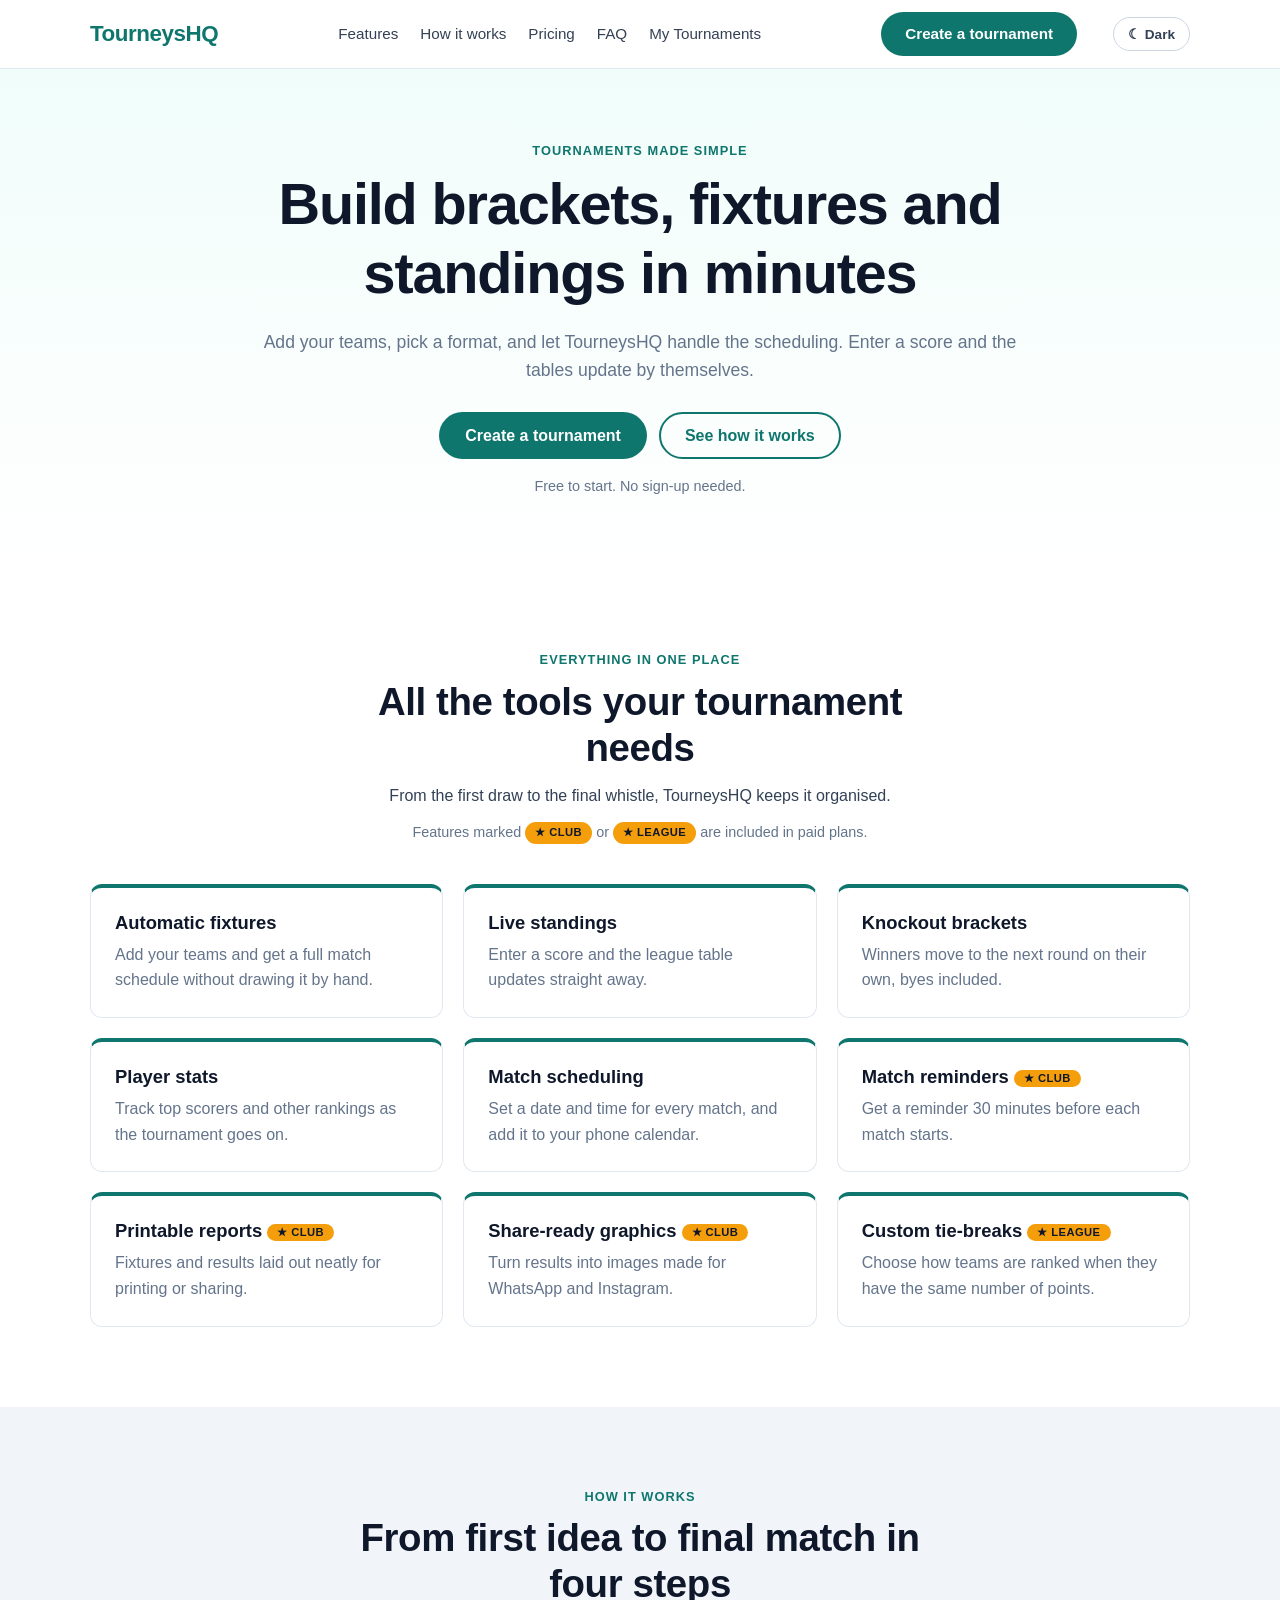
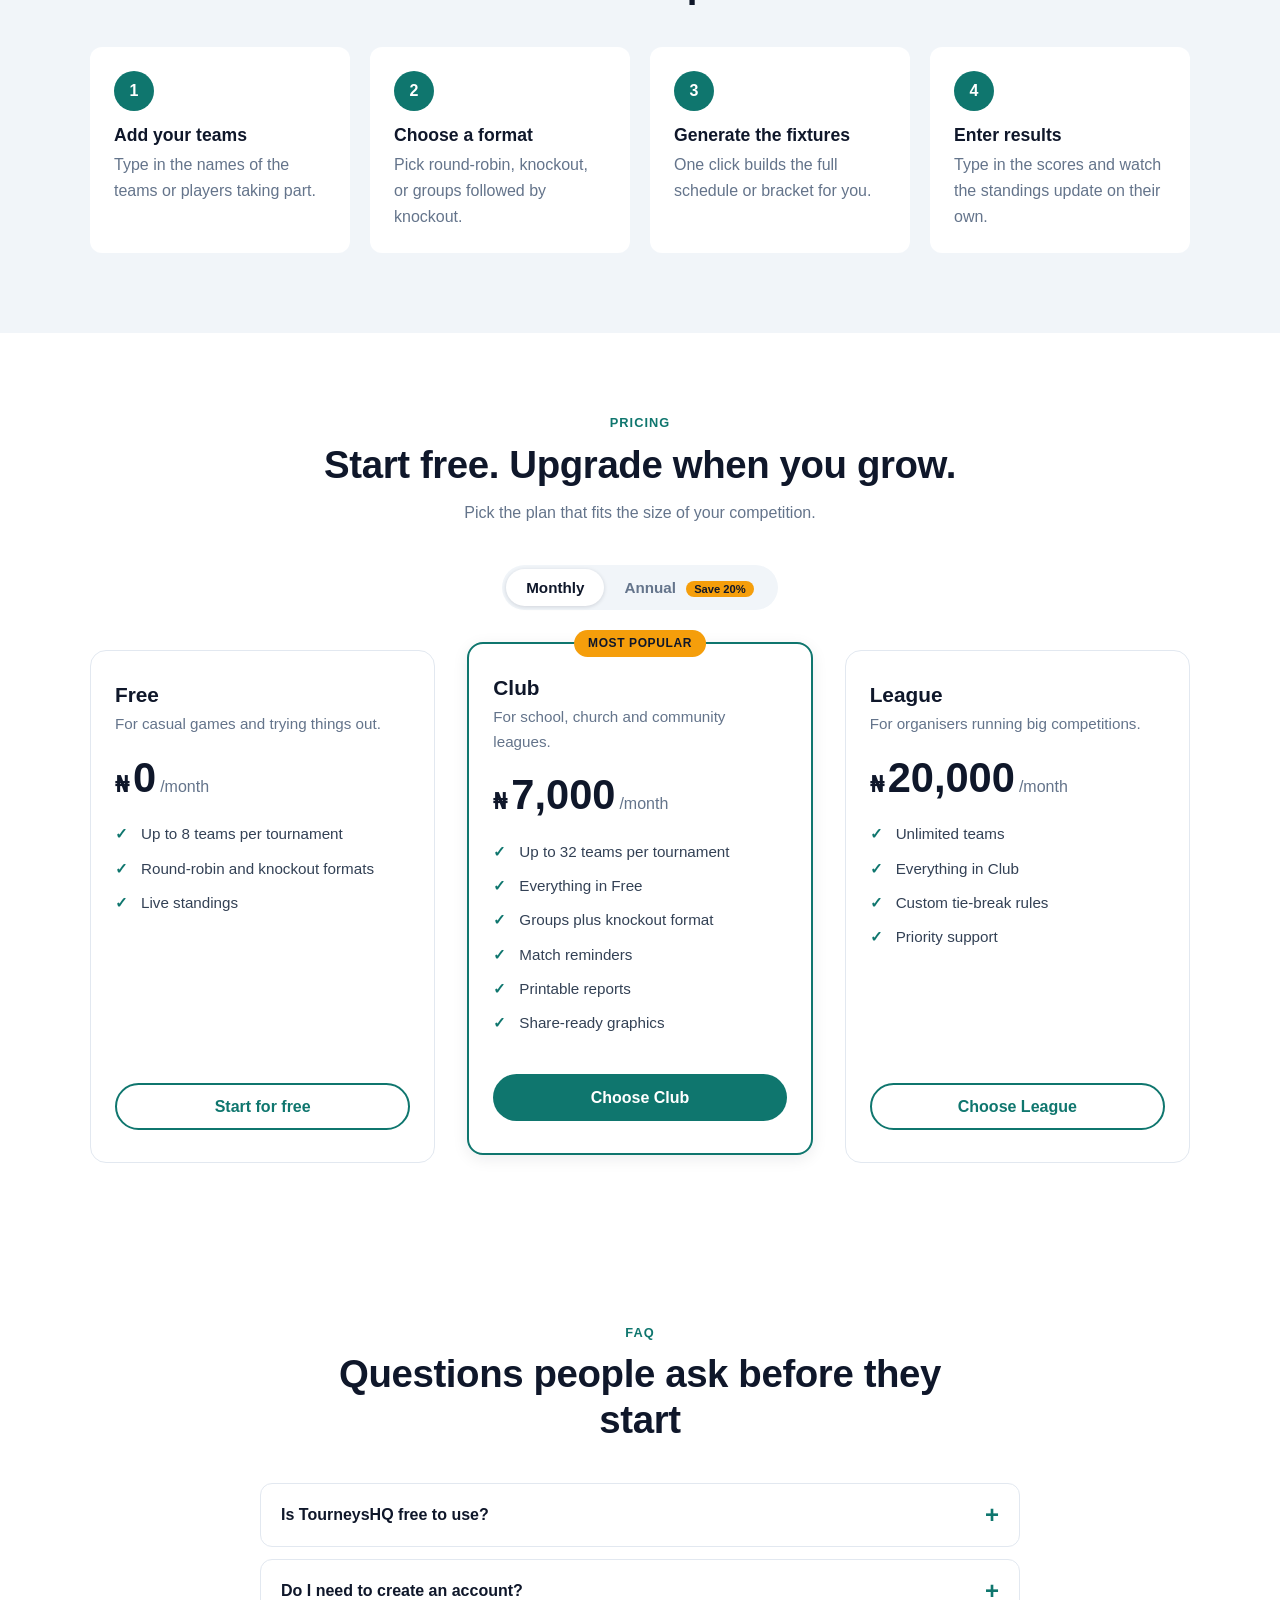
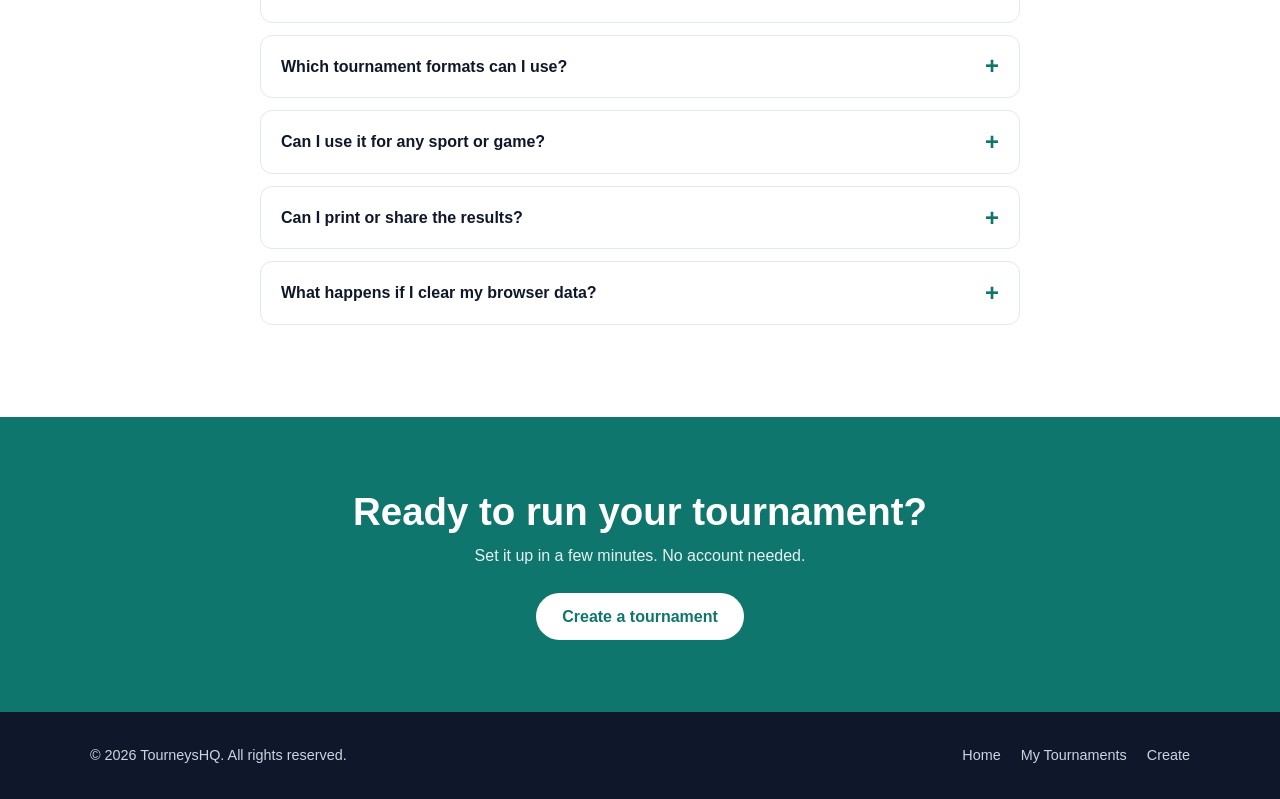
<file: index.html>
<!DOCTYPE html>
<html lang="en">

<head>
    <meta charset="UTF-8">
    <meta name="viewport" content="width=device-width, initial-scale=1.0">
    <title>TourneysHQ</title>
    <link rel="stylesheet" href="style.css">
</head>

<body>

    <header class="site-header">
        <a href="index.html" class="logo">TourneysHQ</a>
        <nav class="main-nav">
            <ul>
                <li><a href="index.html#features">Features</a></li>
                <li><a href="index.html#how-it-works">How it works</a></li>
                <li><a href="index.html#pricing">Pricing</a></li>
                <li><a href="index.html#faq">FAQ</a></li>
                <li><a href="my_tournaments.html">My Tournaments</a></li>
            </ul>
        </nav>
        <a href="create.html" class="btn btn-primary">Create a tournament</a>
    </header>

    <main>

        <section class="hero" id="home">
            <div class="hero-text">
                <p class="eyebrow">Tournaments made simple</p>
                <h1>Build brackets, fixtures and standings in minutes</h1>
                <p class="hero-subtext">
                    Add your teams, pick a format, and let TourneysHQ handle the
                    scheduling. Enter a score and the tables update by themselves.
                </p>

                <div class="hero-actions">
                    <a href="create.html" class="btn btn-primary">Create a tournament</a>
                    <a href="#how-it-works" class="btn btn-outline">See how it works</a>
                </div>

                <p class="hero-note">Free to start. No sign-up needed.</p>
            </div>
        </section>

        <section class="features" id="features">
            <div class="section-heading">
                <p class="eyebrow">Everything in one place</p>
                <h2>All the tools your tournament needs</h2>
                <p>From the first draw to the final whistle, TourneysHQ keeps it organised.</p>
                <p class="features-legend">Features marked <span class="premium-tag">★ Club</span> or <span
                        class="premium-tag">★ League</span> are included in paid plans.</p>
            </div>

            <div class="feature-grid">
                <article class="feature-card">
                    <h3>Automatic fixtures</h3>
                    <p>Add your teams and get a full match schedule without drawing it by hand.</p>
                </article>

                <article class="feature-card">
                    <h3>Live standings</h3>
                    <p>Enter a score and the league table updates straight away.</p>
                </article>

                <article class="feature-card">
                    <h3>Knockout brackets</h3>
                    <p>Winners move to the next round on their own, byes included.</p>
                </article>

                <article class="feature-card">
                    <h3>Player stats</h3>
                    <p>Track top scorers and other rankings as the tournament goes on.</p>
                </article>

                <article class="feature-card">
                    <h3>Match scheduling</h3>
                    <p>Set a date and time for every match, and add it to your phone calendar.</p>
                </article>

                <article class="feature-card">
                    <h3>Match reminders <span class="premium-tag">★ Club</span></h3>
                    <p>Get a reminder 30 minutes before each match starts.</p>
                </article>

                <article class="feature-card">
                    <h3>Printable reports <span class="premium-tag">★ Club</span></h3>
                    <p>Fixtures and results laid out neatly for printing or sharing.</p>
                </article>

                <article class="feature-card">
                    <h3>Share-ready graphics <span class="premium-tag">★ Club</span></h3>
                    <p>Turn results into images made for WhatsApp and Instagram.</p>
                </article>

                <article class="feature-card">
                    <h3>Custom tie-breaks <span class="premium-tag">★ League</span></h3>
                    <p>Choose how teams are ranked when they have the same number of points.</p>
                </article>
            </div>
        </section>

        <section class="how-it-works" id="how-it-works">
            <div class="section-heading">
                <p class="eyebrow">How it works</p>
                <h2>From first idea to final match in four steps</h2>
            </div>

            <ol class="steps">
                <li class="step">
                    <span class="step-number">1</span>
                    <h3>Add your teams</h3>
                    <p>Type in the names of the teams or players taking part.</p>
                </li>

                <li class="step">
                    <span class="step-number">2</span>
                    <h3>Choose a format</h3>
                    <p>Pick round-robin, knockout, or groups followed by knockout.</p>
                </li>

                <li class="step">
                    <span class="step-number">3</span>
                    <h3>Generate the fixtures</h3>
                    <p>One click builds the full schedule or bracket for you.</p>
                </li>

                <li class="step">
                    <span class="step-number">4</span>
                    <h3>Enter results</h3>
                    <p>Type in the scores and watch the standings update on their own.</p>
                </li>
            </ol>
        </section>

        <section class="pricing" id="pricing">
            <div class="section-heading">
                <p class="eyebrow">Pricing</p>
                <h2>Start free. Upgrade when you grow.</h2>
                <p>Pick the plan that fits the size of your competition.</p>
            </div>

            <div class="billing-toggle">
                <button type="button" class="toggle-btn active" data-billing="monthly">Monthly</button>
                <button type="button" class="toggle-btn" data-billing="annual">
                    Annual <span class="save-tag">Save 20%</span>
                </button>
            </div>

            <div class="plan-grid">

                <article class="plan-card">
                    <h3>Free</h3>
                    <p class="plan-desc">For casual games and trying things out.</p>
                    <p class="plan-price">
                        <span class="currency">₦</span>
                        <span class="price" data-monthly="0" data-annual="0">0</span>
                        <span class="period">/month</span>
                    </p>
                    <ul class="plan-features">
                        <li>Up to 8 teams per tournament</li>
                        <li>Round-robin and knockout formats</li>
                        <li>Live standings</li>
                    </ul>
                    <a href="create.html" class="btn btn-outline">Start for free</a>
                </article>

                <article class="plan-card featured">
                    <p class="popular-badge">Most popular</p>
                    <h3>Club</h3>
                    <p class="plan-desc">For school, church and community leagues.</p>
                    <p class="plan-price">
                        <span class="currency">₦</span>
                        <span class="price" data-monthly="7000" data-annual="5600">7,000</span>
                        <span class="period">/month</span>
                    </p>
                    <ul class="plan-features">
                        <li>Up to 32 teams per tournament</li>
                        <li>Everything in Free</li>
                        <li>Groups plus knockout format</li>
                        <li>Match reminders</li>
                        <li>Printable reports</li>
                        <li>Share-ready graphics</li>
                    </ul>
                    <a href="checkout.html?plan=club" class="btn btn-primary">Choose Club</a>
                </article>

                <article class="plan-card">
                    <h3>League</h3>
                    <p class="plan-desc">For organisers running big competitions.</p>
                    <p class="plan-price">
                        <span class="currency">₦</span>
                        <span class="price" data-monthly="20000" data-annual="16000">20,000</span>
                        <span class="period">/month</span>
                    </p>
                    <ul class="plan-features">
                        <li>Unlimited teams</li>
                        <li>Everything in Club</li>
                        <li>Custom tie-break rules</li>
                        <li>Priority support</li>
                    </ul>
                    <a href="checkout.html?plan=league" class="btn btn-outline">Choose League</a>
                </article>

            </div>
        </section>

        <section class="faq" id="faq">
            <div class="section-heading">
                <p class="eyebrow">FAQ</p>
                <h2>Questions people ask before they start</h2>
            </div>

            <div class="faq-list">

                <details class="faq-item">
                    <summary>Is TourneysHQ free to use?</summary>
                    <p>Yes. The Free plan lets you run tournaments with up to 8 teams. Paid plans add more teams and
                        extra tools.</p>
                </details>

                <details class="faq-item">
                    <summary>Do I need to create an account?</summary>
                    <p>No. You can start straight away. Your tournaments are saved in your browser on the device you
                        use.</p>
                </details>

                <details class="faq-item">
                    <summary>Which tournament formats can I use?</summary>
                    <p>Round-robin, knockout, and groups followed by knockout.</p>
                </details>

                <details class="faq-item">
                    <summary>Can I use it for any sport or game?</summary>
                    <p>Yes. Football, basketball, volleyball, esports, board games and more all work, because you decide
                        who plays whom.</p>
                </details>

                <details class="faq-item">
                    <summary>Can I print or share the results?</summary>
                    <p>Yes. Club and League plans include printable reports and share-ready graphics.</p>
                </details>

                <details class="faq-item">
                    <summary>What happens if I clear my browser data?</summary>
                    <p>Tournaments saved in your browser would be removed, so keep a printed or shared copy of anything
                        important.</p>
                </details>

            </div>
        </section>

        <section class="cta">
            <h2>Ready to run your tournament?</h2>
            <p>Set it up in a few minutes. No account needed.</p>
            <a href="create.html" class="btn btn-primary">Create a tournament</a>
        </section>

    </main>

    <footer class="site-footer">
        <p>&copy; 2026 TourneysHQ. All rights reserved.</p>
        <nav class="footer-nav">
            <a href="index.html">Home</a>
            <a href="my_tournaments.html">My Tournaments</a>
            <a href="create.html">Create</a>
        </nav>
    </footer>

    <script src="script.js"></script>
</body>

</html>
</file>
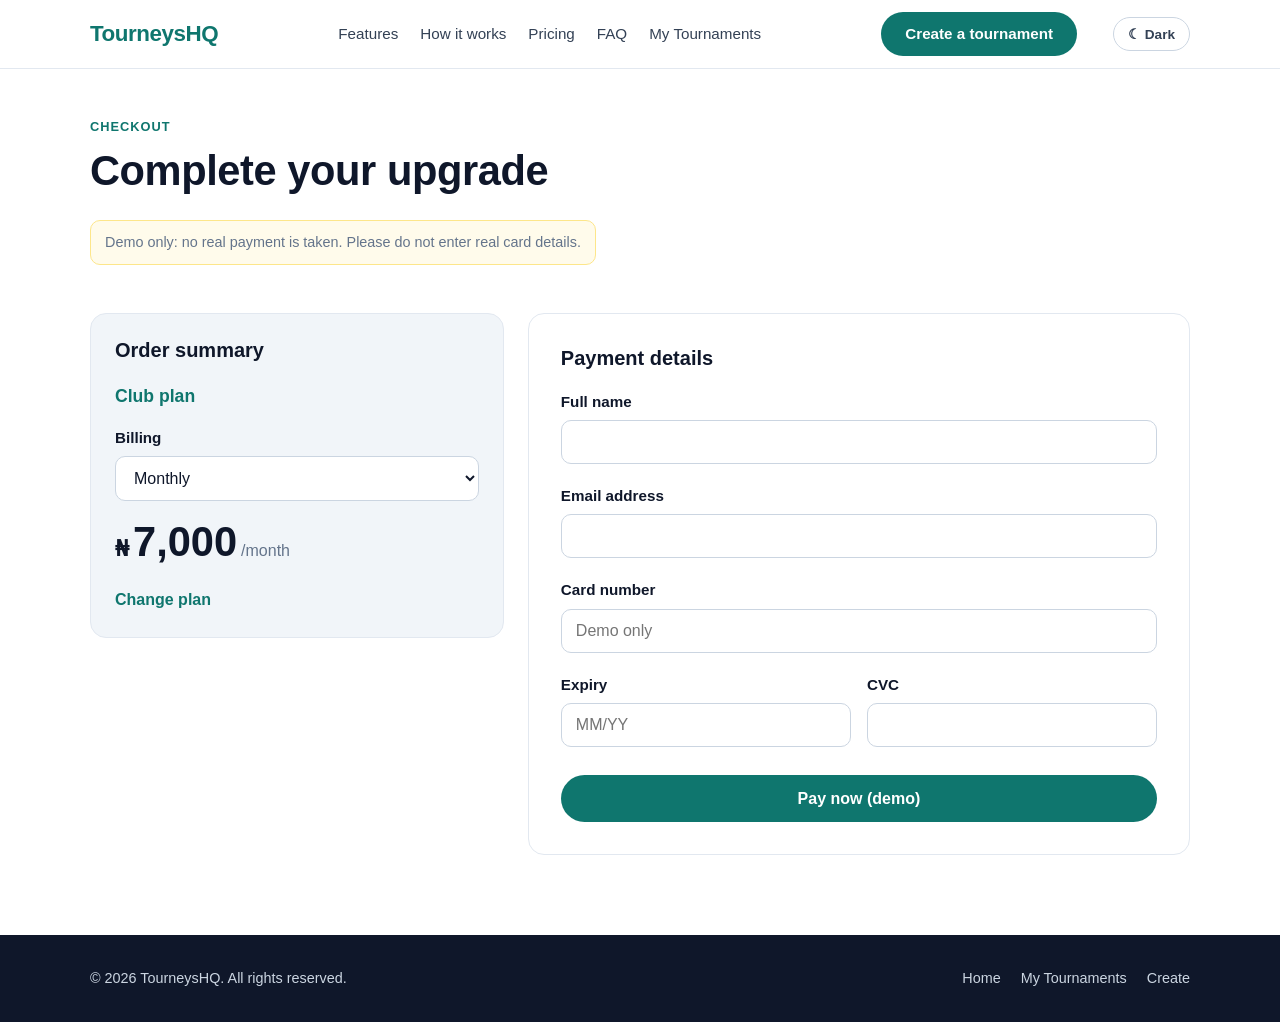
<file: checkout.html>
<!DOCTYPE html>
<html lang="en">

<head>
    <meta charset="UTF-8">
    <meta name="viewport" content="width=device-width, initial-scale=1.0">
    <title>TourneysHQ</title>
    <link rel="stylesheet" href="style.css">
</head>

<body>

    <header class="site-header">
        <a href="index.html" class="logo">TourneysHQ</a>
        <nav class="main-nav">
            <ul>
                <li><a href="index.html#features">Features</a></li>
                <li><a href="index.html#how-it-works">How it works</a></li>
                <li><a href="index.html#pricing">Pricing</a></li>
                <li><a href="index.html#faq">FAQ</a></li>
                <li><a href="my_tournaments.html">My Tournaments</a></li>
            </ul>
        </nav>
        <a href="create.html" class="btn btn-primary">Create a tournament</a>
    </header>

    <main>

        <section class="page-header">
            <div class="section-heading">
                <p class="eyebrow">Checkout</p>
                <h1>Complete your upgrade</h1>
                <p class="demo-notice">Demo only: no real payment is taken. Please do not enter real card details.</p>
            </div>
        </section>

        <section class="checkout-layout">

            <aside class="order-summary">
                <h2>Order summary</h2>
                <p class="summary-plan" id="summary-plan">Club plan</p>

                <div class="form-group">
                    <label for="billing-select">Billing</label>
                    <select id="billing-select">
                        <option value="monthly">Monthly</option>
                        <option value="annual">Annual (save 20%)</option>
                    </select>
                </div>

                <p class="summary-price">
                    <span class="currency">₦</span>
                    <span id="summary-price">7,000</span>
                    <span class="period">/month</span>
                </p>
                <a href="index.html#pricing" class="back-link">Change plan</a>
            </aside>

            <form class="checkout-form" id="checkout-form">
                <h2>Payment details</h2>

                <div class="form-group">
                    <label for="full-name">Full name</label>
                    <input type="text" id="full-name" required>
                </div>

                <div class="form-group">
                    <label for="email">Email address</label>
                    <input type="email" id="email" required>
                </div>

                <div class="form-group">
                    <label for="card-number">Card number</label>
                    <input type="text" id="card-number" inputmode="numeric" maxlength="19" placeholder="Demo only"
                        required>
                </div>

                <div class="form-row">
                    <div class="form-group">
                        <label for="card-expiry">Expiry</label>
                        <input type="text" id="card-expiry" placeholder="MM/YY" maxlength="5" required>
                    </div>
                    <div class="form-group">
                        <label for="card-cvc">CVC</label>
                        <input type="text" id="card-cvc" inputmode="numeric" maxlength="4" required>
                    </div>
                </div>

                <button type="submit" class="btn btn-primary">Pay now (demo)</button>
            </form>

        </section>

        <section class="checkout-success" id="checkout-success" hidden>
            <h2>Payment successful</h2>
            <p>Your plan is now active on this device.</p>
            <a href="create.html" class="btn btn-primary">Create a tournament</a>
        </section>

    </main>

    <footer class="site-footer">
        <p>&copy; 2026 TourneysHQ. All rights reserved.</p>
        <nav class="footer-nav">
            <a href="index.html">Home</a>
            <a href="my_tournaments.html">My Tournaments</a>
            <a href="create.html">Create</a>
        </nav>
    </footer>

    <script src="script.js"></script>
</body>

</html>
</file>
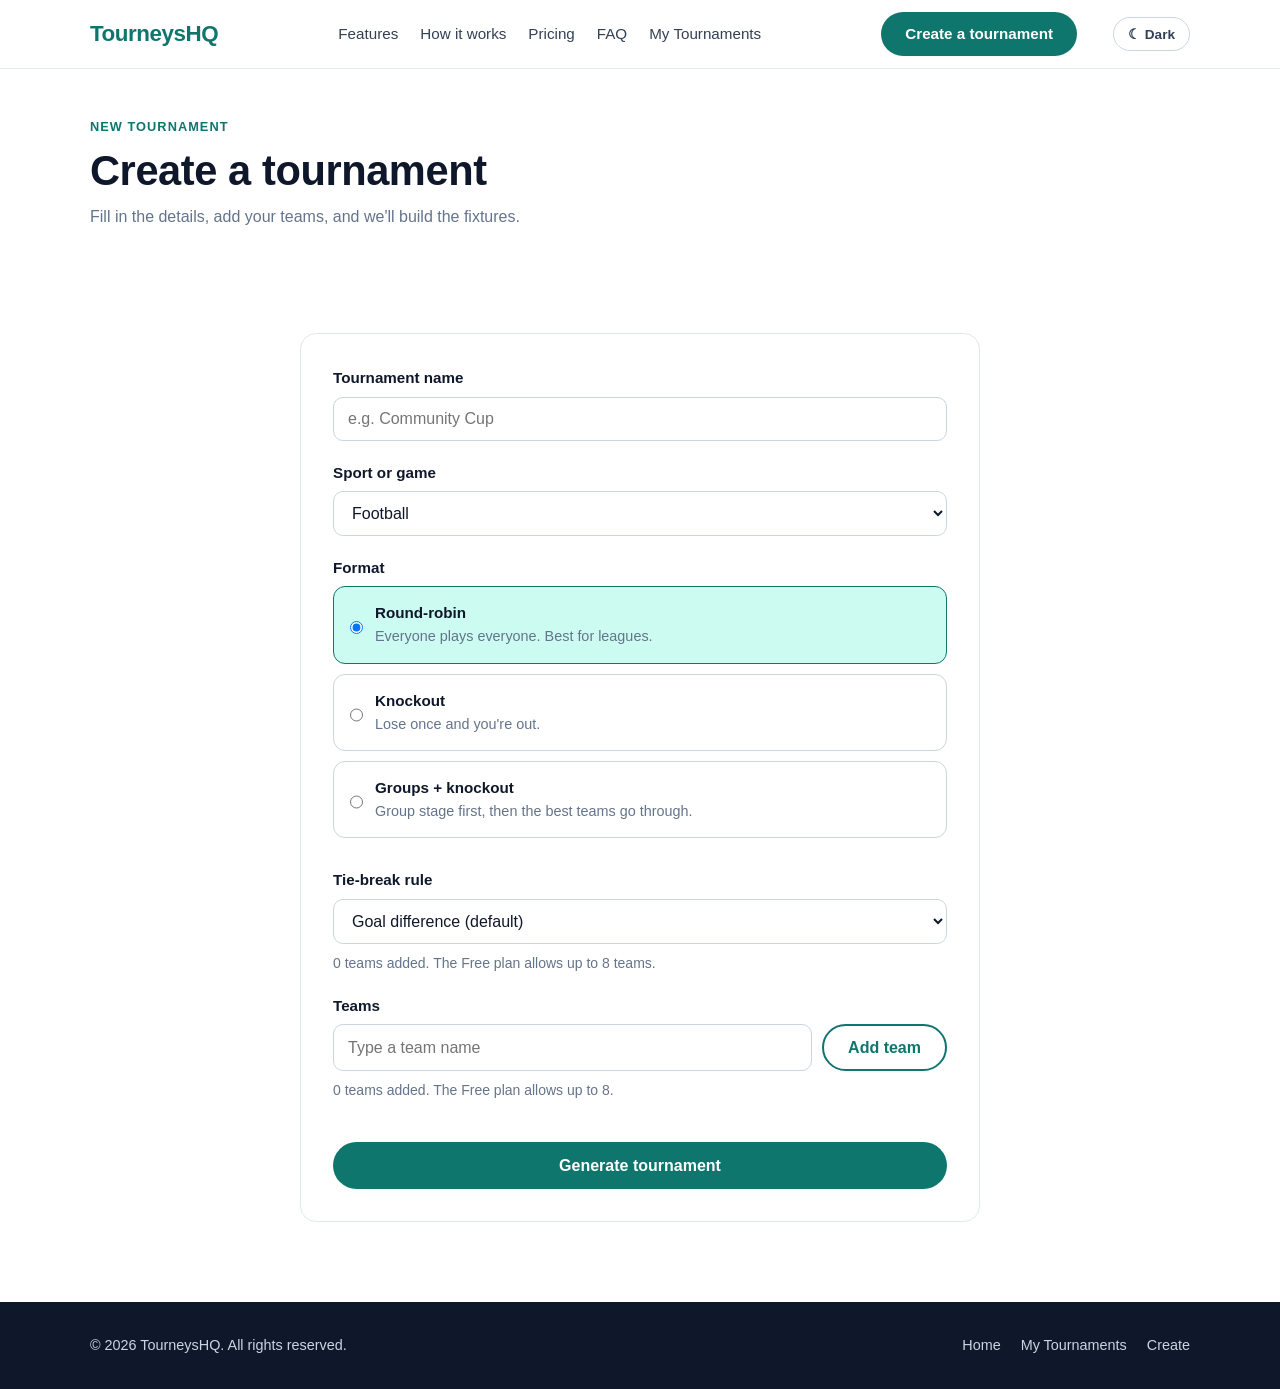
<file: create.html>
<!DOCTYPE html>
<html lang="en">

<head>
    <meta charset="UTF-8">
    <meta name="viewport" content="width=device-width, initial-scale=1.0">
    <title>Create Tournament | TourneysHQ</title>
    <link rel="stylesheet" href="style.css">
</head>

<body>

    <header class="site-header">
        <a href="index.html" class="logo">TourneysHQ</a>
        <nav class="main-nav">
            <ul>
                <li><a href="index.html#features">Features</a></li>
                <li><a href="index.html#how-it-works">How it works</a></li>
                <li><a href="index.html#pricing">Pricing</a></li>
                <li><a href="index.html#faq">FAQ</a></li>
                <li><a href="my_tournaments.html">My Tournaments</a></li>
            </ul>
        </nav>
        <a href="create.html" class="btn btn-primary">Create a tournament</a>
    </header>

    <main>

        <section class="page-header">
            <div class="section-heading">
                <p class="eyebrow">New tournament</p>
                <h1>Create a tournament</h1>
                <p>Fill in the details, add your teams, and we'll build the fixtures.</p>
            </div>
        </section>

        <section class="form-section">
            <form class="create-form" id="create-form">

                <div class="form-group">
                    <label for="tournament-name">Tournament name</label>
                    <input type="text" id="tournament-name" name="tournament-name" placeholder="e.g. Community Cup"
                        required>
                </div>

                <div class="form-group">
                    <label for="sport">Sport or game</label>
                    <select id="sport" name="sport">
                        <option value="football">Football</option>
                        <option value="basketball">Basketball</option>
                        <option value="volleyball">Volleyball</option>
                        <option value="esports">Esports</option>
                        <option value="other">Other</option>
                    </select>
                </div>

                <fieldset class="form-group format-options">
                    <legend>Format</legend>

                    <label class="format-option">
                        <input type="radio" name="format" value="round-robin" checked>
                        <span class="format-title">Round-robin</span>
                        <span class="format-desc">Everyone plays everyone. Best for leagues.</span>
                    </label>

                    <label class="format-option">
                        <input type="radio" name="format" value="knockout">
                        <span class="format-title">Knockout</span>
                        <span class="format-desc">Lose once and you're out.</span>
                    </label>

                    <label class="format-option">
                        <input type="radio" name="format" value="groups">
                        <span class="format-title">Groups + knockout</span>
                        <span class="format-desc">Group stage first, then the best teams go through.</span>
                    </label>
                </fieldset>

                <div class="form-group">
                    <label for="tiebreak">Tie-break rule</label>
                    <select id="tiebreak" name="tiebreak">
                        <option value="gd">Goal difference (default)</option>
                        <option value="gf">Goals scored (League)</option>
                        <option value="wins">Most wins (League)</option>
                    </select>
                    <p class="form-hint">Used to rank teams on equal points. Changing this is a League plan feature.</p>
                </div>

                <div class="form-group">
                    <label for="team-input">Teams</label>
                    <div class="team-input-row">
                        <input type="text" id="team-input" placeholder="Type a team name">
                        <button type="button" class="btn btn-outline" id="add-team-btn">Add team</button>
                    </div>
                    <p class="form-hint"><span id="team-count">0</span> teams added. The Free plan allows up to 8.</p>
                    <ul class="team-list" id="team-list"></ul>
                </div>

                <p class="form-error" id="form-error"></p>

                <button type="submit" class="btn btn-primary">Generate tournament</button>

            </form>
        </section>

    </main>

    <footer class="site-footer">
        <p>&copy; 2026 TourneysHQ. All rights reserved.</p>
        <nav class="footer-nav">
            <a href="index.html">Home</a>
            <a href="my_tournaments.html">My Tournaments</a>
            <a href="create.html">Create</a>
        </nav>
    </footer>

    <script src="script.js"></script>
</body>

</html>
</file>
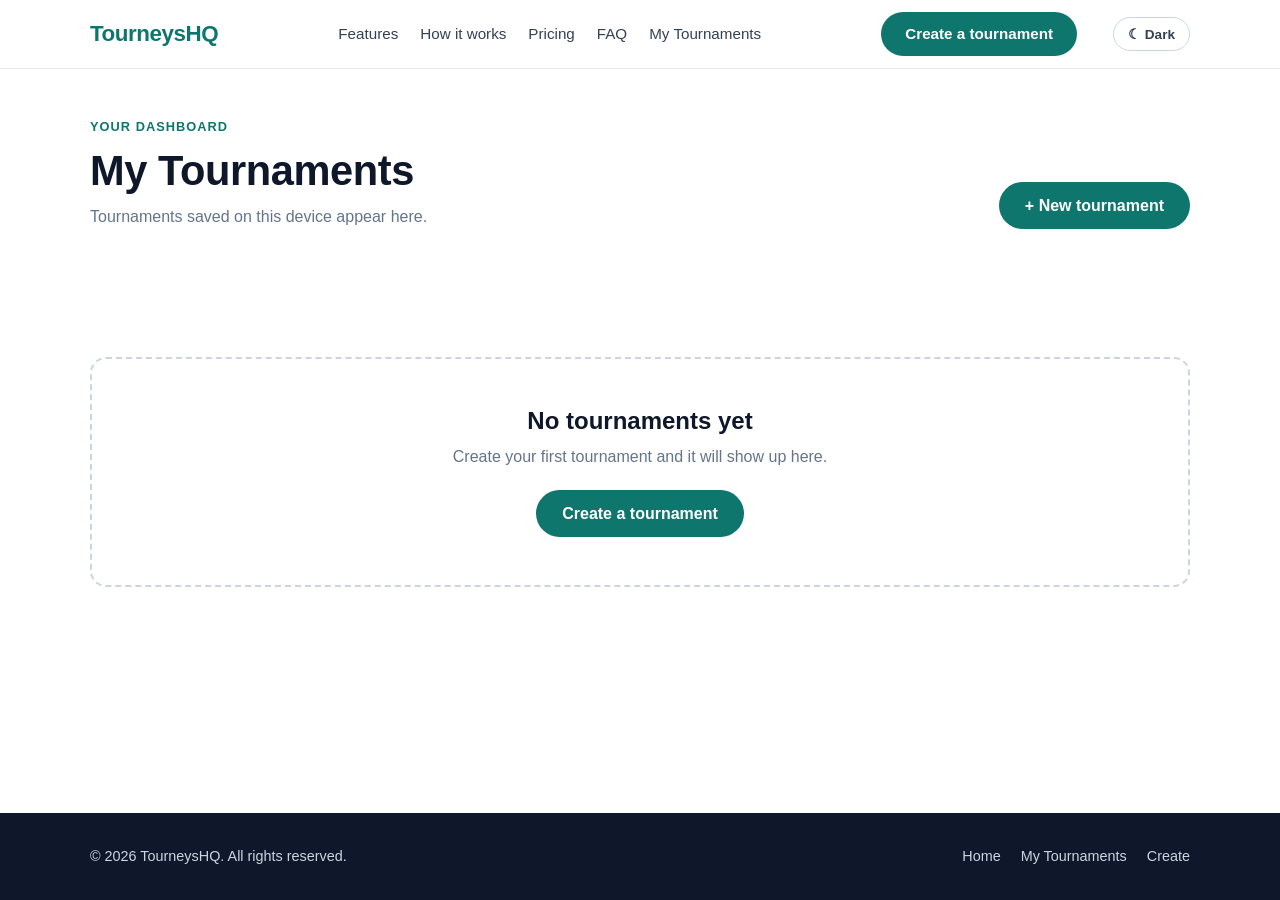
<file: my_tournaments.html>
<!DOCTYPE html>
<html lang="en">

<head>
  <meta charset="UTF-8">
  <meta name="viewport" content="width=device-width, initial-scale=1.0">
  <title>TourneysHQ</title>
  <link rel="stylesheet" href="style.css">
</head>

<body>

  <header class="site-header">
    <a href="index.html" class="logo">TourneysHQ</a>
    <nav class="main-nav">
      <ul>
        <li><a href="index.html#features">Features</a></li>
        <li><a href="index.html#how-it-works">How it works</a></li>
        <li><a href="index.html#pricing">Pricing</a></li>
        <li><a href="index.html#faq">FAQ</a></li>
        <li><a href="my_tournaments.html">My Tournaments</a></li>
      </ul>
    </nav>
    <a href="create.html" class="btn btn-primary">Create a tournament</a>
  </header>

  <main>

    <section class="page-header">
      <div class="section-heading">
        <p class="eyebrow">Your dashboard</p>
        <h1>My Tournaments</h1>
        <p>Tournaments saved on this device appear here.</p>
      </div>
      <a href="create.html" class="btn btn-primary">+ New tournament</a>
    </section>

    <section class="tournament-list-section">
      <div class="tournament-grid" id="tournament-list">
        <!-- Sample card for styling. JavaScript will replace it with real saved tournaments. -->
        <article class="tournament-card">
          <p class="card-tag">Round-robin</p>
          <h3>Sample Cup</h3>
          <p class="card-meta">8 teams &middot; Football</p>
          <a href="tournament.html" class="btn btn-outline">Open</a>
        </article>
      </div>

      <div class="empty-state" id="empty-state">
        <h2>No tournaments yet</h2>
        <p>Create your first tournament and it will show up here.</p>
        <a href="create.html" class="btn btn-primary">Create a tournament</a>
      </div>
    </section>

  </main>

  <footer class="site-footer">
    <p>&copy; 2026 TourneysHQ. All rights reserved.</p>
    <nav class="footer-nav">
      <a href="index.html">Home</a>
      <a href="my_tournaments.html">My Tournaments</a>
      <a href="create.html">Create</a>
    </nav>
  </footer>

  <script src="script.js"></script>
</body>

</html>
</file>
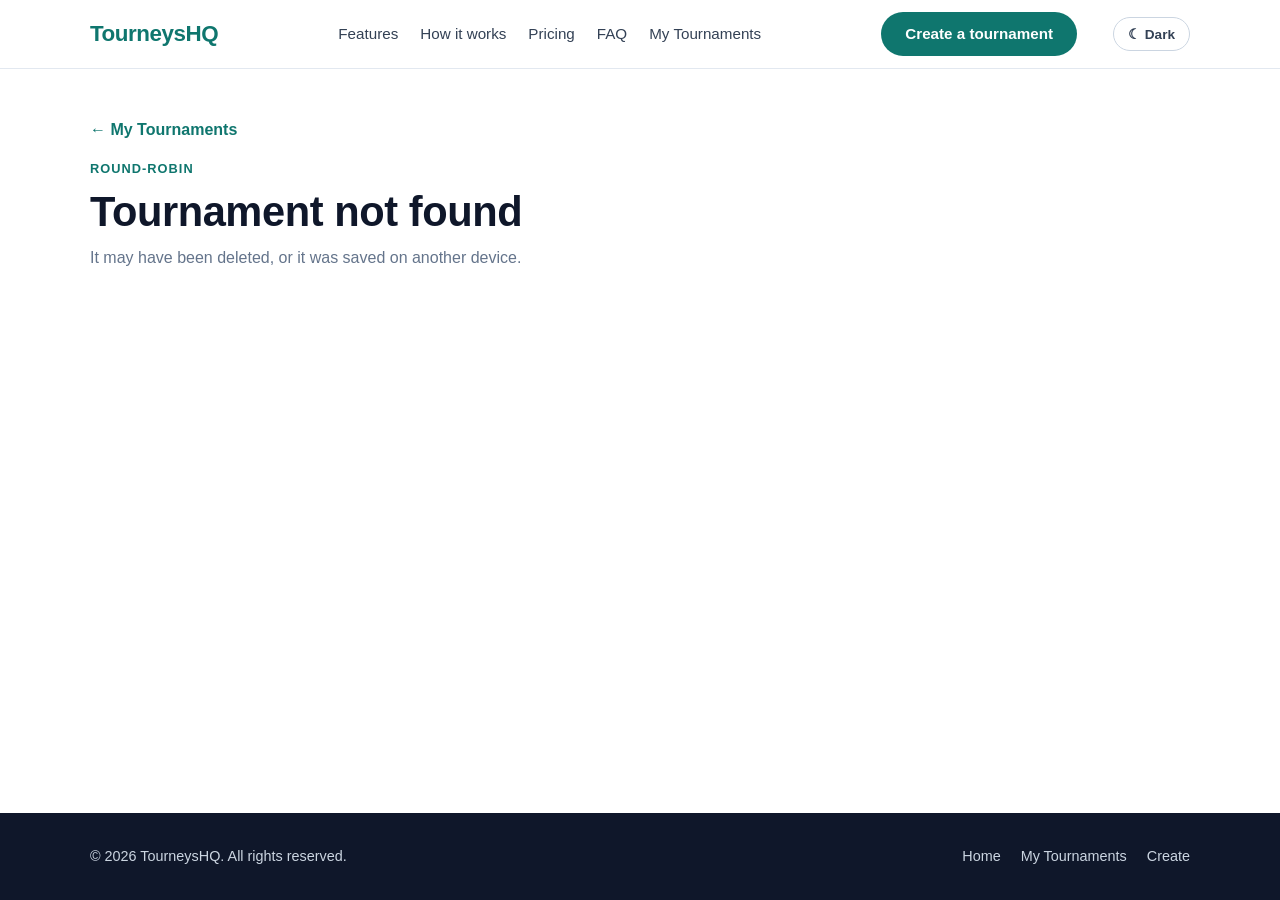
<file: tournament.html>
<!DOCTYPE html>
<html lang="en">

<head>
    <meta charset="UTF-8">
    <meta name="viewport" content="width=device-width, initial-scale=1.0">
    <title>Tournament | TourneysHQ</title>
    <link rel="stylesheet" href="style.css">
</head>

<body>

    <header class="site-header">
        <a href="index.html" class="logo">TourneysHQ</a>
        <nav class="main-nav">
            <ul>
                <li><a href="index.html#features">Features</a></li>
                <li><a href="index.html#how-it-works">How it works</a></li>
                <li><a href="index.html#pricing">Pricing</a></li>
                <li><a href="index.html#faq">FAQ</a></li>
                <li><a href="my_tournaments.html">My Tournaments</a></li>
            </ul>
        </nav>
        <a href="create.html" class="btn btn-primary">Create a tournament</a>
    </header>

    <main>

        <section class="tournament-header">
            <a href="my_tournaments.html" class="back-link">&larr; My Tournaments</a>
            <div class="section-heading">
                <p class="eyebrow" id="tournament-format">Round-robin</p>
                <h1 id="tournament-title">Tournament name</h1>
                <p id="tournament-meta">0 teams</p>
            </div>
            <div class="tournament-actions">
                <button type="button" class="btn btn-outline" id="print-btn">Print</button>
                <button type="button" class="btn btn-outline" id="share-btn">Share graphic</button>
            </div>
        </section>

        <section class="tournament-body">

            <div class="tabs">
                <button type="button" class="tab-btn active" data-tab="fixtures">Fixtures</button>
                <button type="button" class="tab-btn" data-tab="bracket">Bracket</button>
                <button type="button" class="tab-btn" data-tab="standings">Standings</button>
                <button type="button" class="tab-btn" data-tab="scorers">Top scorers</button>
            </div>

            <div class="tab-panel active" id="tab-fixtures">
                <div id="fixtures-container"></div>
            </div>

            <div class="tab-panel" id="tab-bracket">
                <div class="bracket" id="bracket-container"></div>
            </div>

            <div class="tab-panel" id="tab-standings"></div>

            <div class="tab-panel" id="tab-scorers">
                <form class="scorer-form" id="scorer-form">
                    <input type="text" id="scorer-name" placeholder="Player name" maxlength="40"
                        aria-label="Player name">
                    <select id="scorer-team" aria-label="Player team"></select>
                    <input type="number" id="scorer-goals" value="1" min="1" max="20" aria-label="Goals">
                    <button type="submit" class="btn btn-outline btn-small">Add goal</button>
                </form>
                <div class="table-wrapper">
                    <table class="scorers-table">
                        <thead>
                            <tr>
                                <th>#</th>
                                <th>Player</th>
                                <th>Team</th>
                                <th>Goals</th>
                            </tr>
                        </thead>
                        <tbody id="scorers-body"></tbody>
                    </table>
                </div>
            </div>

        </section>

    </main>

    <footer class="site-footer">
        <p>&copy; 2026 TourneysHQ. All rights reserved.</p>
        <nav class="footer-nav">
            <a href="index.html">Home</a>
            <a href="my_tournaments.html">My Tournaments</a>
            <a href="create.html">Create</a>
        </nav>
    </footer>

    <script src="script.js"></script>
</body>

</html>
</file>
<file: style.css>
*
{
    padding: 0;
    margin: 0;
    box-sizing: border-box;
}

/* =========================================================
   TourneysHQ - style.css (one file for all five pages)
   ========================================================= */


/* ---------- 1. RESET + COLOUR VARIABLES ---------- */

* {
    padding: 0;
    margin: 0;
    box-sizing: border-box;
}

:root {
    --primary: #0f766e;
    --primary-dark: #0b5a54;
    --primary-light: #ccfbf1;
    --accent: #f59e0b;
    --ink: #0f172a;
    --text: #334155;
    --muted: #64748b;
    --bg: #ffffff;
    --bg-soft: #f1f5f9;
    --border: #e2e8f0;
    --border-strong: #cbd5e1;
    --danger: #dc2626;
    --radius: 12px;
    --shadow: 0 4px 16px rgba(15, 23, 42, 0.08);
}


/* ---------- 2. BASE STYLES ---------- */

html {
    scroll-behavior: smooth;
    scroll-padding-top: 130px;
}

body {
    min-height: 100vh;
    display: flex;
    flex-direction: column;
    font-family: -apple-system, BlinkMacSystemFont, "Segoe UI", Roboto, Helvetica, Arial, sans-serif;
    line-height: 1.6;
    color: var(--text);
    background: var(--bg);
}

main {
    flex: 1;
}

h1,
h2,
h3 {
    color: var(--ink);
    line-height: 1.2;
}

a {
    color: inherit;
    text-decoration: none;
}

ul,
ol {
    list-style: none;
}

[hidden] {
    display: none !important;
}

:focus-visible {
    outline: 3px solid var(--accent);
    outline-offset: 2px;
}

/* Keeps content centred and readable, while backgrounds stay full width */
.site-header,
.site-footer,
main>section {
    padding-inline: max(20px, calc((100% - 1100px) / 2));
}

main>section {
    padding-block: 56px;
}


/* ---------- 3. SHARED PIECES ---------- */

.eyebrow {
    margin-bottom: 8px;
    font-size: 0.8rem;
    font-weight: 700;
    letter-spacing: 0.08em;
    text-transform: uppercase;
    color: var(--primary);
}

.section-heading {
    max-width: 640px;
    margin: 0 auto 40px;
    text-align: center;
}

.section-heading h1 {
    margin-bottom: 8px;
    font-size: clamp(1.9rem, 5vw, 2.6rem);
    letter-spacing: -0.01em;
}

.section-heading h2 {
    margin-bottom: 12px;
    font-size: clamp(1.7rem, 4.5vw, 2.4rem);
    letter-spacing: -0.01em;
}

.section-heading p:last-child {
    color: var(--muted);
}

.btn {
    display: inline-block;
    padding: 12px 24px;
    border: 2px solid transparent;
    border-radius: 999px;
    font-family: inherit;
    font-size: 1rem;
    font-weight: 600;
    line-height: 1.2;
    text-align: center;
    cursor: pointer;
    transition: background 0.2s, color 0.2s, transform 0.2s;
}

.btn:hover {
    transform: translateY(-1px);
}

.btn-primary {
    background: var(--primary);
    color: #ffffff;
}

.btn-primary:hover {
    background: var(--primary-dark);
}

.btn-outline {
    background: transparent;
    border-color: var(--primary);
    color: var(--primary);
}

.btn-outline:hover {
    background: var(--primary-light);
}


/* ---------- 4. HEADER + FOOTER ---------- */

.site-header {
    position: sticky;
    top: 0;
    z-index: 100;
    display: flex;
    flex-wrap: wrap;
    align-items: center;
    gap: 8px 12px;
    padding-block: 12px;
    background: rgba(255, 255, 255, 0.95);
    border-bottom: 1px solid var(--border);
    backdrop-filter: blur(8px);
}

.logo {
    font-size: 1.4rem;
    font-weight: 800;
    letter-spacing: -0.02em;
    color: var(--primary);
}

.site-header .btn {
    margin-left: auto;
    padding: 9px 16px;
    font-size: 0.85rem;
}

.main-nav {
    order: 3;
    width: 100%;
    overflow-x: auto;
    scrollbar-width: none;
}

.main-nav::-webkit-scrollbar {
    display: none;
}

.main-nav ul {
    display: flex;
    gap: 22px;
}

.main-nav a {
    display: block;
    padding: 6px 0;
    font-size: 0.95rem;
    font-weight: 500;
    white-space: nowrap;
    color: var(--text);
}

.main-nav a:hover {
    color: var(--primary);
}

.site-footer {
    display: flex;
    flex-direction: column;
    align-items: center;
    gap: 12px;
    padding-block: 32px;
    background: var(--ink);
    color: #cbd5e1;
    font-size: 0.9rem;
    text-align: center;
}

.footer-nav {
    display: flex;
    gap: 20px;
}

.footer-nav a:hover {
    color: #ffffff;
}


/* ---------- 5. HOME PAGE (index.html) ---------- */

/* Hero */
.hero {
    padding-block: 72px;
    text-align: center;
    background: linear-gradient(180deg, #f0fdfa 0%, #ffffff 100%);
}

.hero-text {
    max-width: 760px;
    margin: 0 auto;
}

.hero h1 {
    margin-bottom: 20px;
    font-size: clamp(2.1rem, 7vw, 3.6rem);
    letter-spacing: -0.02em;
}

.hero-subtext {
    margin-bottom: 28px;
    font-size: 1.1rem;
    color: var(--muted);
}

.hero-actions {
    display: flex;
    flex-wrap: wrap;
    justify-content: center;
    gap: 12px;
}

.hero-note {
    margin-top: 16px;
    font-size: 0.9rem;
    color: var(--muted);
}

/* Features */
.feature-grid {
    display: grid;
    grid-template-columns: 1fr;
    gap: 20px;
}

.feature-card {
    padding: 24px;
    background: #ffffff;
    border: 1px solid var(--border);
    border-top: 4px solid var(--primary);
    border-radius: var(--radius);
    transition: transform 0.2s, box-shadow 0.2s;
}

.feature-card:hover {
    transform: translateY(-4px);
    box-shadow: var(--shadow);
}

.feature-card h3 {
    margin-bottom: 8px;
    font-size: 1.15rem;
}

.feature-card p {
    color: var(--muted);
}

/* How it works */
.how-it-works {
    background: var(--bg-soft);
}

.steps {
    display: grid;
    grid-template-columns: 1fr;
    gap: 20px;
}

.step {
    padding: 24px;
    background: #ffffff;
    border-radius: var(--radius);
}

.step-number {
    display: inline-flex;
    align-items: center;
    justify-content: center;
    width: 40px;
    height: 40px;
    margin-bottom: 14px;
    border-radius: 50%;
    background: var(--primary);
    color: #ffffff;
    font-weight: 700;
}

.step h3 {
    margin-bottom: 6px;
    font-size: 1.1rem;
}

.step p {
    color: var(--muted);
}

/* Pricing */
.billing-toggle {
    display: flex;
    width: fit-content;
    margin: 0 auto 40px;
    padding: 4px;
    background: var(--bg-soft);
    border-radius: 999px;
}

.toggle-btn {
    padding: 10px 20px;
    border: 0;
    border-radius: 999px;
    background: transparent;
    font-family: inherit;
    font-size: 0.95rem;
    font-weight: 600;
    color: var(--muted);
    cursor: pointer;
}

.toggle-btn.active {
    background: #ffffff;
    color: var(--ink);
    box-shadow: 0 1px 4px rgba(15, 23, 42, 0.15);
}

.save-tag {
    margin-left: 6px;
    padding: 2px 8px;
    border-radius: 999px;
    background: var(--accent);
    color: var(--ink);
    font-size: 0.7rem;
    font-weight: 700;
    vertical-align: middle;
}

.plan-grid {
    display: grid;
    grid-template-columns: 1fr;
    gap: 32px;
}

.plan-card {
    position: relative;
    display: flex;
    flex-direction: column;
    padding: 32px 24px;
    background: #ffffff;
    border: 1px solid var(--border);
    border-radius: 16px;
}

.plan-card.featured {
    border: 2px solid var(--primary);
    box-shadow: var(--shadow);
}

.popular-badge {
    position: absolute;
    top: -14px;
    left: 50%;
    transform: translateX(-50%);
    padding: 4px 14px;
    border-radius: 999px;
    background: var(--accent);
    color: var(--ink);
    font-size: 0.75rem;
    font-weight: 700;
    letter-spacing: 0.05em;
    text-transform: uppercase;
    white-space: nowrap;
}

.plan-card h3 {
    font-size: 1.3rem;
}

.plan-desc {
    margin-top: 4px;
    font-size: 0.95rem;
    color: var(--muted);
}

.plan-price,
.summary-price {
    display: flex;
    align-items: baseline;
    gap: 4px;
    margin: 20px 0;
}

.currency {
    font-size: 1.4rem;
    font-weight: 700;
    color: var(--ink);
}

.price,
.summary-price #summary-price {
    font-size: 2.6rem;
    font-weight: 800;
    line-height: 1;
    color: var(--ink);
}

.period {
    color: var(--muted);
}

.plan-features {
    margin-bottom: 28px;
}

.plan-features li {
    position: relative;
    margin-bottom: 10px;
    padding-left: 26px;
    font-size: 0.95rem;
}

.plan-features li::before {
    content: "✓";
    position: absolute;
    left: 0;
    font-weight: 700;
    color: var(--primary);
}

.plan-card .btn {
    margin-top: auto;
}

/* FAQ */
.faq-list {
    max-width: 760px;
    margin: 0 auto;
}

.faq-item {
    margin-bottom: 12px;
    background: #ffffff;
    border: 1px solid var(--border);
    border-radius: var(--radius);
}

.faq-item summary {
    display: flex;
    justify-content: space-between;
    align-items: center;
    gap: 16px;
    padding: 18px 20px;
    font-weight: 600;
    color: var(--ink);
    list-style: none;
    cursor: pointer;
}

.faq-item summary::-webkit-details-marker {
    display: none;
}

.faq-item summary::after {
    content: "+";
    font-size: 1.5rem;
    line-height: 1;
    color: var(--primary);
}

.faq-item[open] summary::after {
    content: "–";
}

.faq-item p {
    padding: 0 20px 18px;
    color: var(--muted);
}

/* Final call to action */
.cta {
    padding-block: 72px;
    text-align: center;
    background: var(--primary);
    color: #ffffff;
}

.cta h2 {
    margin-bottom: 8px;
    color: #ffffff;
    font-size: clamp(1.7rem, 4.5vw, 2.4rem);
}

.cta p {
    margin-bottom: 24px;
    opacity: 0.9;
}

.cta .btn-primary {
    background: #ffffff;
    color: var(--primary);
}

.cta .btn-primary:hover {
    background: var(--primary-light);
}


/* ---------- 6. PAGE HEADERS (used on inner pages) ---------- */

.page-header,
.tournament-header {
    display: flex;
    flex-wrap: wrap;
    justify-content: space-between;
    align-items: flex-end;
    gap: 16px;
    padding-top: 48px;
    padding-bottom: 24px;
}

.page-header .section-heading,
.tournament-header .section-heading {
    margin: 0;
    max-width: none;
    text-align: left;
}

.back-link {
    display: inline-block;
    font-weight: 600;
    color: var(--primary);
}

.back-link:hover {
    text-decoration: underline;
}

.tournament-header .back-link {
    flex-basis: 100%;
}

.tournament-actions {
    display: flex;
    gap: 10px;
}


/* ---------- 7. MY TOURNAMENTS (my_tournaments.html) ---------- */

.tournament-grid {
    display: grid;
    grid-template-columns: 1fr;
    gap: 20px;
}

.tournament-card {
    display: flex;
    flex-direction: column;
    align-items: flex-start;
    gap: 6px;
    padding: 24px;
    background: #ffffff;
    border: 1px solid var(--border);
    border-radius: var(--radius);
    transition: transform 0.2s, box-shadow 0.2s;
}

.tournament-card:hover {
    transform: translateY(-4px);
    box-shadow: var(--shadow);
}

.card-tag {
    padding: 4px 10px;
    border-radius: 999px;
    background: var(--primary-light);
    color: var(--primary-dark);
    font-size: 0.75rem;
    font-weight: 700;
    letter-spacing: 0.04em;
    text-transform: uppercase;
}

.card-meta {
    color: var(--muted);
}

.tournament-card .btn {
    margin-top: 12px;
}

.empty-state {
    margin-top: 24px;
    padding: 48px 20px;
    text-align: center;
    border: 2px dashed var(--border-strong);
    border-radius: 16px;
}

.empty-state p {
    margin: 8px 0 20px;
    color: var(--muted);
}


/* ---------- 8. FORMS (create.html + checkout.html) ---------- */

.create-form,
.checkout-form {
    padding: 24px;
    background: #ffffff;
    border: 1px solid var(--border);
    border-radius: 16px;
}

.create-form {
    max-width: 680px;
    margin: 0 auto;
}

.checkout-form h2,
.order-summary h2 {
    margin-bottom: 20px;
    font-size: 1.25rem;
}

.form-group {
    margin-bottom: 20px;
}

label,
legend {
    display: block;
    margin-bottom: 6px;
    font-size: 0.95rem;
    font-weight: 600;
    color: var(--ink);
}

input,
select {
    width: 100%;
    padding: 12px 14px;
    border: 1.5px solid var(--border-strong);
    border-radius: 10px;
    background: #ffffff;
    font-family: inherit;
    font-size: 1rem;
    color: var(--ink);
}

input:focus,
select:focus {
    outline: none;
    border-color: var(--primary);
    box-shadow: 0 0 0 3px rgba(15, 118, 110, 0.2);
}

input[type="radio"] {
    width: auto;
}

fieldset.format-options {
    min-width: 0;
    padding: 0;
    border: 0;
}

.format-option {
    display: grid;
    grid-template-columns: auto 1fr;
    column-gap: 12px;
    margin-bottom: 10px;
    padding: 14px 16px;
    border: 1.5px solid var(--border-strong);
    border-radius: var(--radius);
    cursor: pointer;
}

.format-option input {
    grid-row: 1 / span 2;
    margin-top: 5px;
}

.format-option:has(input:checked) {
    border-color: var(--primary);
    background: var(--primary-light);
}

.format-title {
    font-weight: 600;
    color: var(--ink);
}

.format-desc {
    font-size: 0.9rem;
    font-weight: 400;
    color: var(--muted);
}

.team-input-row {
    display: flex;
    gap: 10px;
}

.team-input-row input {
    flex: 1;
    min-width: 0;
}

.form-hint {
    margin-top: 8px;
    font-size: 0.875rem;
    color: var(--muted);
}

.team-list {
    display: flex;
    flex-wrap: wrap;
    gap: 8px;
    margin-top: 12px;
}

.team-list li {
    padding: 6px 14px;
    border: 1px solid var(--border);
    border-radius: 999px;
    background: var(--bg-soft);
    font-size: 0.9rem;
}

.form-error {
    margin-bottom: 16px;
    font-weight: 600;
    color: var(--danger);
}

.form-error:empty {
    display: none;
}

.form-row {
    display: grid;
    grid-template-columns: 1fr 1fr;
    gap: 16px;
}

.create-form>button[type="submit"],
.checkout-form>button[type="submit"] {
    width: 100%;
    margin-top: 8px;
}


/* ---------- 9. TOURNAMENT PAGE (tournament.html) ---------- */

.tabs {
    display: flex;
    gap: 6px;
    margin-bottom: 24px;
    border-bottom: 2px solid var(--border);
    overflow-x: auto;
}

.tab-btn {
    margin-bottom: -2px;
    padding: 12px 18px;
    border: 0;
    border-bottom: 3px solid transparent;
    background: none;
    font-family: inherit;
    font-size: 1rem;
    font-weight: 600;
    color: var(--muted);
    white-space: nowrap;
    cursor: pointer;
}

.tab-btn:hover {
    color: var(--ink);
}

.tab-btn.active {
    border-bottom-color: var(--primary);
    color: var(--primary);
}

.tab-panel {
    display: none;
}

.tab-panel.active {
    display: block;
}

/* Fixtures */
.round {
    margin-bottom: 28px;
}

.round h3 {
    margin-bottom: 12px;
    font-size: 1.1rem;
}

.match {
    display: flex;
    align-items: center;
    justify-content: center;
    gap: 10px;
    margin-bottom: 10px;
    padding: 12px 16px;
    background: #ffffff;
    border: 1px solid var(--border);
    border-radius: var(--radius);
}

.team-name {
    flex: 1;
    min-width: 0;
    font-size: 0.95rem;
    font-weight: 600;
    color: var(--ink);
    overflow-wrap: anywhere;
}

.match .team-name:first-child {
    text-align: right;
}

.match .team-name:last-child {
    text-align: left;
}

.score-input {
    width: 56px;
    padding: 8px;
    text-align: center;
    font-size: 1.1rem;
    font-weight: 700;
}

.score-divider {
    font-weight: 700;
    color: var(--muted);
}

/* Bracket */
.bracket {
    display: flex;
    gap: 24px;
    padding-bottom: 12px;
    overflow-x: auto;
}

.bracket-round {
    display: flex;
    flex-direction: column;
    justify-content: space-around;
    gap: 16px;
    min-width: 200px;
}

.bracket-round h3 {
    font-size: 0.8rem;
    letter-spacing: 0.06em;
    text-transform: uppercase;
    color: var(--muted);
}

.bracket-match {
    overflow: hidden;
    background: #ffffff;
    border: 1px solid var(--border-strong);
    border-radius: 10px;
}

.bracket-team {
    padding: 10px 14px;
    border-bottom: 1px solid var(--border);
    font-weight: 600;
    color: var(--ink);
}

.bracket-team:last-child {
    border-bottom: 0;
}

/* Tables (standings + top scorers) */
.table-wrapper {
    overflow-x: auto;
    background: #ffffff;
    border: 1px solid var(--border);
    border-radius: var(--radius);
}

.standings-table,
.scorers-table {
    width: 100%;
    min-width: 480px;
    border-collapse: collapse;
}

.standings-table th,
.standings-table td,
.scorers-table th,
.scorers-table td {
    padding: 12px 14px;
    text-align: center;
}

.standings-table th:nth-child(2),
.standings-table td:nth-child(2),
.scorers-table th:nth-child(2),
.scorers-table td:nth-child(2),
.scorers-table th:nth-child(3),
.scorers-table td:nth-child(3) {
    text-align: left;
}

.standings-table thead th,
.scorers-table thead th {
    background: var(--bg-soft);
    font-size: 0.8rem;
    letter-spacing: 0.05em;
    text-transform: uppercase;
    color: var(--muted);
}

.standings-table tbody tr,
.scorers-table tbody tr {
    border-top: 1px solid var(--border);
}

.standings-table tbody tr:hover,
.scorers-table tbody tr:hover {
    background: var(--bg-soft);
}

.standings-table td:last-child,
.scorers-table td:last-child {
    font-weight: 700;
    color: var(--ink);
}


/* ---------- 10. CHECKOUT (checkout.html) ---------- */

.demo-notice {
    display: inline-block;
    margin-top: 16px;
    padding: 10px 14px;
    border: 1px solid #fde68a;
    border-radius: 10px;
    background: #fffbeb;
    font-size: 0.9rem;
    color: #92400e;
}

.checkout-layout {
    display: grid;
    grid-template-columns: 1fr;
    gap: 24px;
    padding-top: 24px;
}

.order-summary {
    padding: 24px;
    background: var(--bg-soft);
    border: 1px solid var(--border);
    border-radius: 16px;
}

.summary-plan {
    margin-bottom: 16px;
    font-size: 1.1rem;
    font-weight: 700;
    color: var(--primary);
}

.checkout-success {
    margin-top: 24px;
    text-align: center;
    background: var(--primary-light);
}

.checkout-success p {
    margin: 8px 0 20px;
}


/* ---------- 11. TABLETS AND BIGGER SCREENS ---------- */

@media (min-width: 640px) {

    .feature-grid,
    .steps,
    .tournament-grid {
        grid-template-columns: repeat(2, 1fr);
    }

    .create-form,
    .checkout-form {
        padding: 32px;
    }

    .site-footer {
        flex-direction: row;
        justify-content: space-between;
        text-align: left;
    }
}

@media (min-width: 900px) {

    html {
        scroll-padding-top: 90px;
    }

    main>section {
        padding-block: 80px;
    }

    .site-header {
        flex-wrap: nowrap;
        gap: 32px;
    }

    .main-nav {
        order: 0;
        width: auto;
        flex: 1;
        overflow: visible;
    }

    .main-nav ul {
        justify-content: center;
    }

    .site-header .btn {
        margin-left: 0;
        padding: 11px 22px;
        font-size: 0.95rem;
    }

    .feature-grid,
    .plan-grid,
    .tournament-grid {
        grid-template-columns: repeat(3, 1fr);
    }

    .steps {
        grid-template-columns: repeat(4, 1fr);
    }

    .plan-card.featured {
        transform: translateY(-8px);
    }

    .checkout-layout {
        grid-template-columns: 1fr 1.6fr;
        align-items: start;
    }
}


/* ---------- 12. PRINTING ---------- */

@media print {

    .site-header,
    .site-footer,
    .tournament-actions,
    .tabs,
    .back-link {
        display: none;
    }

    .tab-panel {
        display: block !important;
    }

    body {
        color: #000000;
    }
}


/* ---------- 13. EXTRAS FOR JAVASCRIPT ---------- */

.team-list li {
    display: inline-flex;
    align-items: center;
    gap: 8px;
}

.team-remove {
    border: 0;
    background: none;
    font-size: 1.1rem;
    line-height: 1;
    color: var(--muted);
    cursor: pointer;
}

.team-remove:hover {
    color: var(--danger);
}

.form-error a {
    text-decoration: underline;
}

.card-actions {
    display: flex;
    gap: 10px;
    margin-top: 12px;
}

.card-actions .btn {
    margin-top: 0;
    padding: 10px 20px;
}

.btn-danger {
    border-color: var(--danger);
    color: var(--danger);
}

.btn-danger:hover {
    background: #fee2e2;
}

.group-title {
    margin: 28px 0 12px;
    font-size: 1.3rem;
    color: var(--primary);
}

.group-title:first-child {
    margin-top: 0;
}

.tab-note {
    margin-top: 16px;
    color: var(--muted);
}

.match {
    flex-wrap: wrap;
}

.match.bye {
    background: var(--bg-soft);
}

.match.needs-winner {
    border-color: var(--danger);
}

.match-note {
    flex-basis: 100%;
    text-align: center;
    font-size: 0.85rem;
    color: var(--danger);
}

.team-name.winner {
    color: var(--primary);
}

.score-input:disabled {
    background: var(--bg-soft);
    cursor: not-allowed;
}

.bracket-team {
    display: flex;
    justify-content: space-between;
    gap: 12px;
}

.bracket-team.tbd {
    font-weight: 400;
    color: var(--muted);
}

.bracket-team.winner {
    background: var(--primary-light);
    color: var(--primary-dark);
}

.bracket-score {
    font-weight: 700;
}

.standings-table tr.qualified td:first-child {
    box-shadow: inset 4px 0 0 var(--primary);
}

.section-heading p.champion {
    margin-top: 12px;
    font-size: 1.1rem;
    font-weight: 700;
    color: var(--primary);
}


/* ---------- 14. NEW FEATURES ---------- */

:root { --surface: #ffffff; }

.premium-tag {
    display: inline-block;
    padding: 2px 10px;
    border-radius: 999px;
    background: var(--accent);
    color: var(--ink);
    font-size: 0.7rem;
    font-weight: 700;
    letter-spacing: 0.04em;
    text-transform: uppercase;
    vertical-align: middle;
}

.features-legend {
    margin-top: 12px;
    font-size: 0.9rem;
    color: var(--muted);
}

.btn-small {
    padding: 7px 14px;
    font-size: 0.85rem;
}

.match-time {
    width: auto;
    padding: 6px 10px;
    font-size: 0.9rem;
}

.scorer-form {
    display: flex;
    flex-wrap: wrap;
    gap: 10px;
    margin-bottom: 20px;
}

.scorer-form input,
.scorer-form select {
    width: auto;
    flex: 1 1 160px;
}

.scorer-form input[type="number"] {
    flex: 0 0 90px;
}

.theme-toggle,
.menu-toggle {
    padding: 8px 14px;
    border: 1px solid var(--border-strong);
    border-radius: 999px;
    background: transparent;
    font-family: inherit;
    font-size: 0.85rem;
    font-weight: 600;
    color: var(--text);
    cursor: pointer;
}

.theme-toggle {
    margin-left: 4px;
}

.menu-toggle {
    display: none;
}

@media (max-width: 899px) {
    .menu-toggle {
        display: inline-block;
    }

    .main-nav {
        display: none;
    }

    .site-header.nav-open .main-nav {
        display: block;
    }
}

/* Dark mode */
:root[data-theme="dark"] {
    --ink: #f1f5f9;
    --text: #cbd5e1;
    --muted: #94a3b8;
    --bg: #0f172a;
    --bg-soft: #1e293b;
    --border: #334155;
    --border-strong: #475569;
    --primary-light: #134e4a;
    --surface: #1e293b;
    --shadow: 0 4px 16px rgba(0, 0, 0, 0.4);
    color-scheme: dark;
}

:root[data-theme="dark"] .site-header {
    background: rgba(15, 23, 42, 0.95);
}

:root[data-theme="dark"] .hero {
    background: linear-gradient(180deg, #0f2e2b 0%, #0f172a 100%);
}

:root[data-theme="dark"] .feature-card,
:root[data-theme="dark"] .step,
:root[data-theme="dark"] .plan-card,
:root[data-theme="dark"] .faq-item,
:root[data-theme="dark"] .tournament-card,
:root[data-theme="dark"] .create-form,
:root[data-theme="dark"] .checkout-form,
:root[data-theme="dark"] .match,
:root[data-theme="dark"] .bracket-match,
:root[data-theme="dark"] .table-wrapper,
:root[data-theme="dark"] .format-option,
:root[data-theme="dark"] .toggle-btn.active,
:root[data-theme="dark"] input,
:root[data-theme="dark"] select {
    background: var(--surface);
    color: var(--ink);
}

:root[data-theme="dark"] .demo-notice {
    background: #422006;
    border-color: #92400e;
    color: #fde68a;
}
</file>
